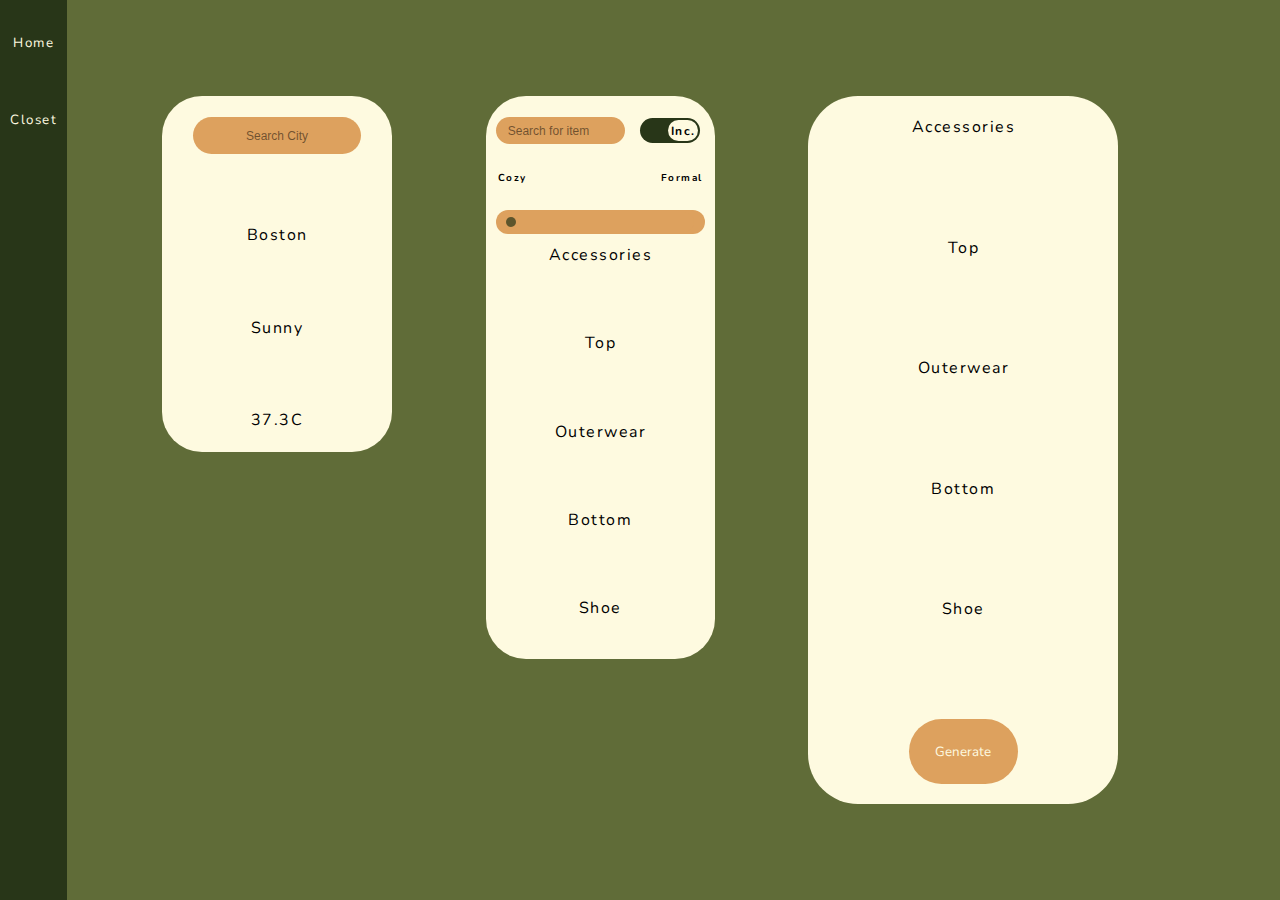
<file: index.html>
<!DOCTYPE html>
<html>
  <head>
    <meta charset="utf-8">
    <meta name="viewport" content="width=device-width">
    <title>DigiCloset</title>
    <link href="style.css" rel="stylesheet" type="text/css" />
    <link rel="preconnect" href="https://fonts.googleapis.com">
    <link rel="preconnect" href="https://fonts.gstatic.com" crossorigin>
    <link href="https://fonts.googleapis.com/css2?family=M+PLUS+Rounded+1c:wght@400;500;700&family=Nunito:wght@400;500;700&display=swap" rel="stylesheet">
  </head>

  <body>
    <div class="header">
      <div class="buttoncontainers">
        <div id="home" class="homebuttondiv">
          <a href="./index.html">
            <button class="homebutton">Home</button>
          </a>
        </div>
        <div id="closet" class="closetsidebuttondiv">
          <a href="./closet.html">
            <button class="closetsidebutton">Closet</button>
          </a>
        </div>
      </div>
    </div>
    <div class="bigboxalignment">
      <div class="bigbox">
        <div class="weather">
          <input type="text" class="searchcity" placeholder="Search City">
          <div>Boston</div>
          <div>Sunny</div>
          <div class="temp">37.3C</div>
        </div>
        <div class="filter">
          <div class="searchieocc">
            <div class="searchie">
              <input type="text" class="searchfilter" placeholder="Search for item">
              <label class="switch">
                <input type="checkbox" checked>
                <span class="slider round"></span>
              </label>
            </div>
            <div class="occationtypes">
              <div>Cozy</div>
              <div>Formal</div>
            </div>
            <div class="occasionfilter">
              <input class="occslider" type="range" min="1" max="4" value="1">
            </div>
          </div>
          <div class="filtereditems">
            <div>Accessories</div>
            <div>Top</div>
            <div>Outerwear</div>
            <div>Bottom</div>
            <div class="shoefilter">Shoe</div>
          </div>
        </div>
        <div class="generate">
          <div class="accessoriesgenerate">Accessories</div>
          <div>Top</div>
          <div>Outerwear</div>
          <div>Bottom</div>
          <div>Shoe</div>
          <button class="generatebutton">Generate</button>
        </div>
      </div>
    </div>
    <script src="script.js"></script>
  </body>

</html>
</file>
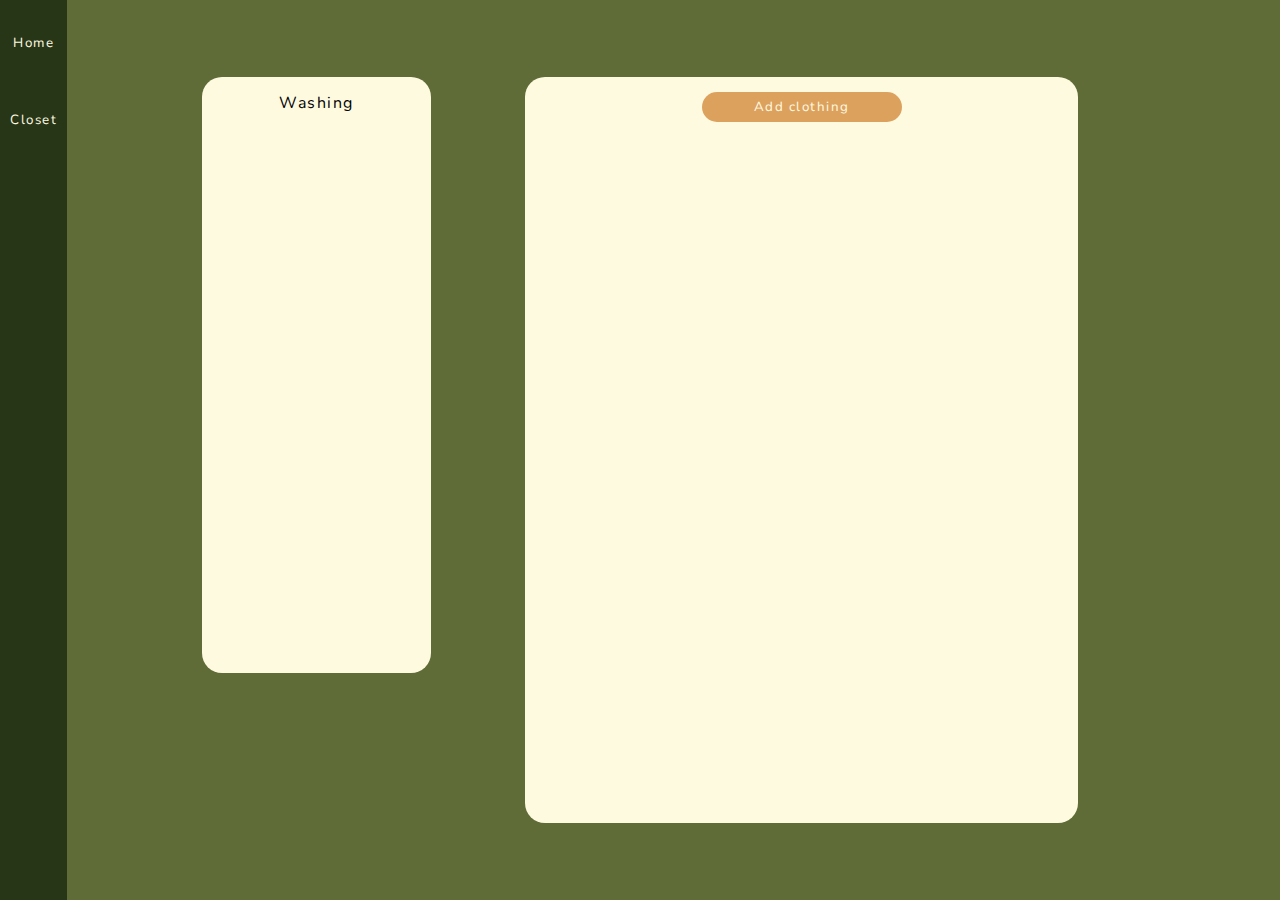
<file: closet.html>
<!DOCTYPE html>
<html>
  <head>
    <meta charset="utf-8">
    <meta name="viewport" content="width=device-width">
    <title>DigiCloset</title>
    <link href="style.css" rel="stylesheet" type="text/css" />
    <link rel="preconnect" href="https://fonts.googleapis.com">
    <link rel="preconnect" href="https://fonts.gstatic.com" crossorigin>
    <link href="https://fonts.googleapis.com/css2?family=M+PLUS+Rounded+1c:wght@400;500;700&family=Nunito:wght@400;500;700&display=swap" rel="stylesheet">
  </head>
  <body>
    <script src="script.js"></script>
    <div class="header">
      <div class="buttoncontainers">
        <div id="home" class="homebuttondiv">
          <a href="./index.html">
            <button class="homebutton">Home</button>
          </a>
        </div>
        <div id="closet" class="closetsidebuttondiv">
          <a href="./closet.html">
            <button class="closetsidebutton">Closet</button>
          </a>
        </div>
      </div>
    </div>
    <div class="alignmentdiv">
      <div class="alignmentbox">
        <div class="washing">
          <div class="washingtitle">Washing</div>
        </div>
        <div class="closet">
          <div class="closettitle">
            <button class="closetbutton" onclick="openForm()">Add clothing</button>
          </div>
        </div>
      </div>
    </div>
    <div class="form-popup" id="clothingform">
      <input type="text" id="clothesName" placeholder="Description" required>
      <input type="color" id="clothescolor" placeholder="Color" required>
      <input type="checkbox" name="type">
      <input type="checkbox" name="type">
      <button>Add</button>
      <button class="close-button" onclick="closeForm()">Close</button>
    </div>
  </body>
</html>
</file>
<file: style.css>
html, body {
  height: 100%;
  margin: 0;
  background-color: #606C38;
  font-family: Nunito, Arial;
  letter-spacing: 1.5px;
}

.header {
  position: fixed;
  background-color: #283618;
  left: 0;
  width: 5.26%;
  top: 0;
  bottom: 0;
}

.buttoncontainers {
  display: flex;
  flex-direction: column;
  justify-content: space-around;
  align-items: center;
  height: 17%;
  width: 100%;
  margin-top: 5px;
}

.homebutton {
  height: 40px;
  border: none;
  border-radius: 5px;
  font-family: Nunito, Arial;
  background-color: transparent;
  letter-spacing: 1.5px;
  color: #FEFAE0;
}

.closetsidebutton {
  height: 40px;
  border: none;
  border-radius: 5px;
  font-family: Nunito, Arial;
  letter-spacing: 1.5px;
  background-color: transparent;
  color: #FEFAE0;
}

.homebuttondiv, .closetsidebuttondiv {
  width: 90%;
  display: flex;
  justify-content: center;
  border: none;
  border-radius: 5px;
  transition: background-color 0.15s;
}

.homebuttondiv:hover, .closetsidebuttondiv:hover {
  background-color: #606C38;
  cursor: pointer;
}


.bigboxalignment {
  width: 100%;
  height: 100%;
  margin: auto;
  display: flex;
  justify-content: center;
  align-items: center;
}


.bigbox {
  margin: auto;
  height: 78.70%;
  width: 74.73%;
  display: flex;
  justify-content: space-between;
}

.weather {
  width: 24.11%;
  height: 50.35%;
  background-color: #FEFAE0;
  border-radius: 40px;
  display: flex;
  flex-direction: column;
  justify-content: space-between;
  align-items: center;
}

.searchcity {
  margin-top: 21px;
  height: 9.82%;
  width: 71.12%;
  border: none;
  border-radius: 23px;
  background-color: #DDA15E;
  text-align: center;
}

.temp {
  margin-bottom: 21px;
}

.searchcity::placeholder{
  color: rgba(0, 0, 0, 0.5);
  font-size: 12px;
  text-align: center;
}

.searchcity:focus::placeholder {
  color: transparent;
}

.filter {
  width: 23.96%;
  height: 79.53%;
  background-color: #FEFAE0;
  border-radius: 40px;
  display: flex;
  flex-direction: column;
  justify-content: space-between;
  align-items: center;
  column-gap: 20px;
}

.searchieocc {
  display: flex;
  flex-direction: column;
  justify-content: space-between;
  padding-left: 10px;
  padding-right: 10px;
  flex: 1;
}

.filtereditems {
  display: flex;
  flex-direction: column;
  justify-content: space-between;
  flex: 3;
  padding-left: 10px;
  padding-right: 10px;
  text-align: center;
  padding-top: 10px;
}

.searchie {
  margin-top: 20px;
  display: flex;
  justify-content: space-between;
  height: 30px;
  align-items: center;
}

.searchfilter {
  background-color: #DDA15E;
  border: none;
  border-radius: 20px;
  width: 60%;
  text-indent: 10px;
  height: 25px;
}

.switch {
  position: relative;
  display: inline-block;
  width: 60px;
  height: 25px;
  margin-right: 5px;
}

.switch input {
  opacity: 0;
  width: 0;
  height: 0;
}

.slider {
  position: absolute;
  cursor: pointer;
  top: 0;
  left: 0;
  right: 0;
  bottom: 0;
  background-color: #BC6C25;
  -webkit-transition: .4s;
  transition: .4s;
}

.slider::before {
  position: absolute;
  content: "Inc.";
  font-size: 12px;
  font-weight: bold;
  display: flex;
  align-items: center;
  text-indent: 3px;
  height: 21px;
  width: 30px;
  left: 2px;
  top: 2px;
  bottom: 2px;
  background-color: #FEFAE0;
}

input:checked + .slider {
  background-color: #283618;
}

input:focus + .slider {
  box-shadow: 0 0 1px rgb(0, 0, 0);
}

input:checked + .slider::before {
  -webkit-transform: translateX(26px);
  -ms-transform: translateX(26px);
  transform: translateX(26px);
}

.slider.round {
  border-radius: 20px;
}

.slider.round::before {
  border-radius: 11px;
}


.occationtypes {
  display: flex;
  justify-content: space-between;
  font-size: 10px;
  font-weight: bold;
  gap: 3px;
  padding-left: 2px;
  padding-right: 2px;
}

.occasionfilter {
  width: 100%;
  display: flex;
  justify-content: center;
  align-items: center;
  background-color: #DDA15E;
  border-radius: 20px;
}

.occslider {
  -webkit-appearance: none;
  appearance: none;
  width: 90%;
  height: 20px;
  background-color: #DDA15E;
  outline: none;
  opacity: 0.7;
  -webkit-transition: .2s;
  transition: opacity .2s;
  border: none;
  border-radius: 30px;

}

.occslider:hover {
  opacity: 1;
}

.occslider::-webkit-slider-thumb {
  -webkit-appearance: none;
  appearance: none;
  width: 10px;
  height: 10px;
  border-radius: 5px;
  background-color: #283618;
  cursor: pointer;
}

.searchfilter::placeholder, .occasionfilter::placeholder {
  color: rgba(0, 0, 0, 0.5);
  font-size: 12px;
  text-indent: 10px;
}

.searchfilter:focus::placeholder {
  color: transparent;
}

.shoefilter {
  margin-bottom: 40px;
}

.generate {
  width: 32.40%;
  height: 100%;
  background-color: #FEFAE0;
  border-radius: 50px;
  display: flex;
  flex-direction: column;
  justify-content: space-between;
  align-items: center;
}

.accessoriesgenerate {
  margin-top: 20px;
}

.generatebutton {
  width: 35.27%;
  height: 9.18%;
  margin-bottom: 20px;
  border: none;
  border-radius: 40px;
  background-color: #DDA15E;
  color: #FEFAE0;
  font-family: Nunito, Arial;
  font-stretch: 7.5%;
  transition: background-color 0.15s;
}


.generatebutton:hover {
  background-color: #BC6C25;
  cursor: pointer;
}

.alignmentdiv {
  width: 100%;
  height: 100%;
  margin: auto;
  display: flex;
  justify-content: center;
  align-items: center;
}


.alignmentbox {
  margin: auto;
  height: 82.96%;
  width: 68.44%;
  display: flex;
  justify-content: space-between;
}

.washing {
  background-color: #FEFAE0;
  width: 26.18%;
  height: 79.91%;
  border-radius: 20px;
  text-align: center;
}

.washingtitle {
  margin-top: 15px;
}

.closet {
  background-color: #FEFAE0;
  width: 63.09%;
  height: 100%;
  border-radius: 20px;
  text-align: center;
}

.closettitle {
  margin-top: 15px;
}

.closetbutton {
  width: 200px;
  height: 30px;
  border: none;
  border-radius: 40px;
  background-color: #DDA15E;
  color: #FEFAE0;
  font-family: Nunito, Arial;
  letter-spacing: 1.5px;
  transition: background-color 0.15s;
}


.closetbutton:hover {
  background-color: #BC6C25;
  cursor: pointer;
}

.form-popup {
  display: none;
  position: fixed;
  top: 50%;
  right: 450px;
  border: none;
  background-color: #FEFAE0;
  border-radius: 20px;
  z-index: 10;
}

.form-popup input[type=text]:focus {
  outline: none;
}
</file>
